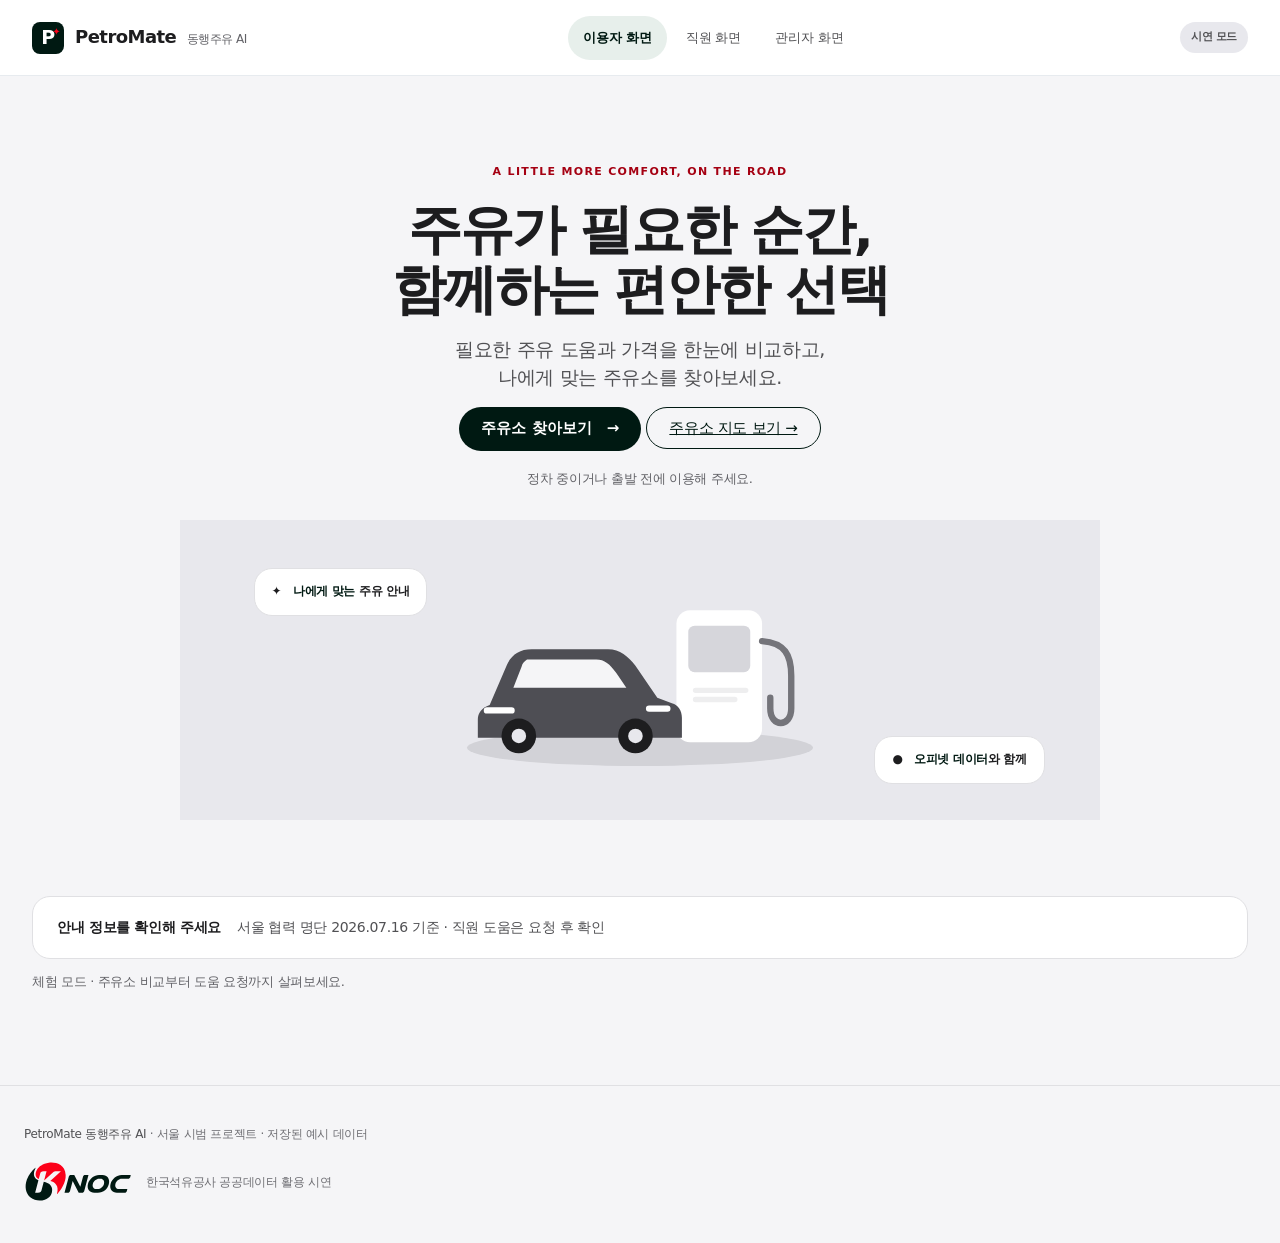
<file: index.html>
<!doctype html>
<html lang="ko"><head><meta charset="utf-8"><meta name="viewport" content="width=device-width,initial-scale=1"><title>PetroMate 동행주유 AI</title><link rel="stylesheet" href="style.css"><link rel="stylesheet" href="map.css"><link rel="stylesheet" href="design-theme.css?v=3"></head>
<body><header class="top"><a href="#" class="brand" id="home"><span class="mark">P<span>✦</span></span><span>PetroMate <small>동행주유 AI</small></span></a><nav aria-label="화면 전환"><button id="user-tab" class="tab active">이용자 화면</button><a class="tab" href="staff.html">직원 화면</a><button id="admin-tab" class="tab">관리자 화면</button></nav><span class="demo-tag">시연 모드</span></header>
<main id="app"></main><footer>PetroMate 동행주유 AI <span>· 서울 시범 프로젝트 · 저장된 예시 데이터</span><div class="knoc-credit"><img src="assets/knoc-wordmark.svg" alt="한국석유공사 KNOC"><span>한국석유공사 공공데이터 활용 시연</span></div></footer><script src="admin-data.js"></script><script src="review.js"></script><script src="app.js?v=4"></script></body></html>
</file>
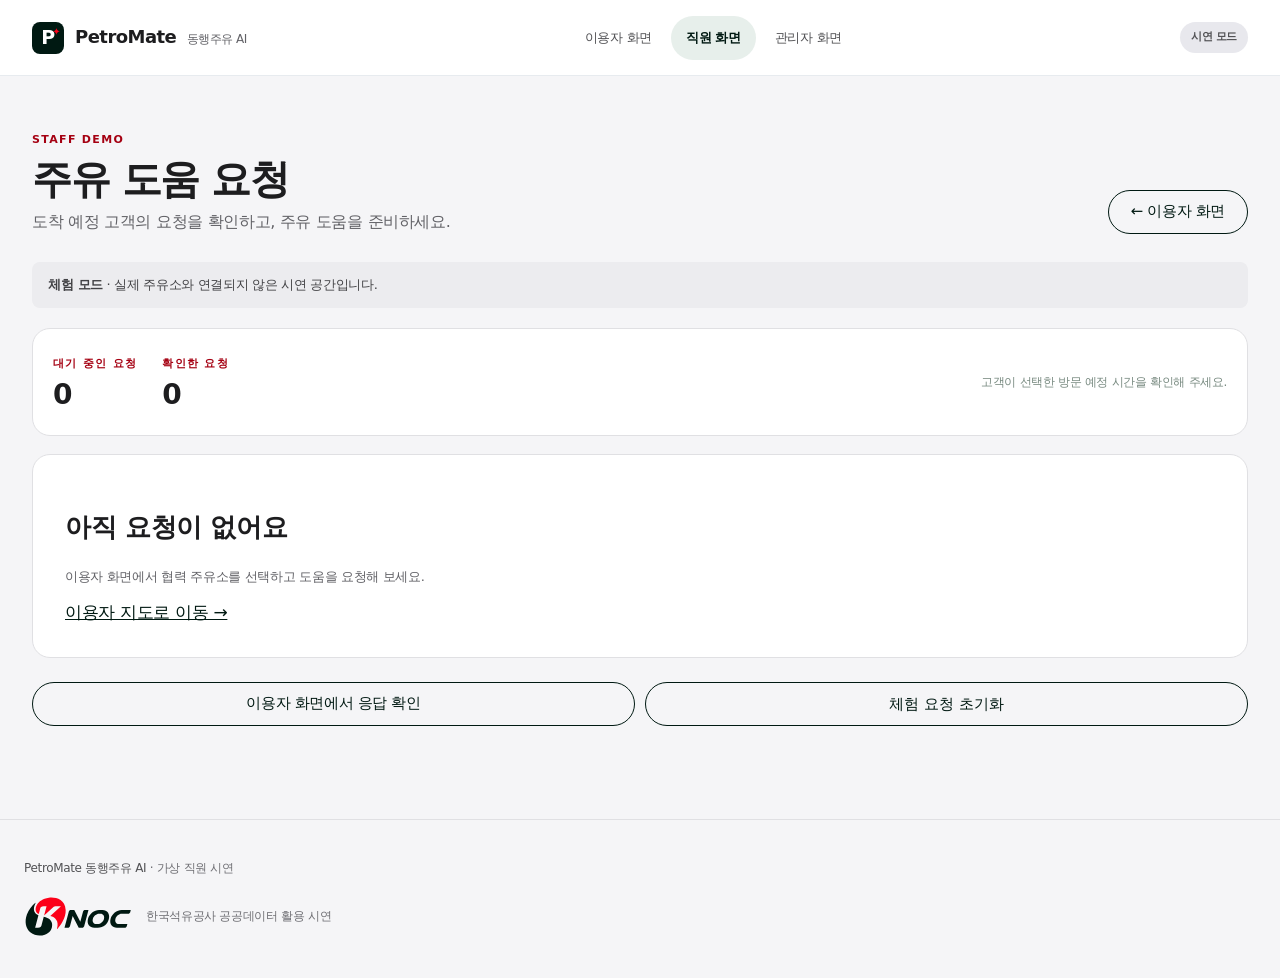
<file: staff.html>
<!doctype html>
<html lang="ko"><head><meta charset="utf-8"><meta name="viewport" content="width=device-width,initial-scale=1"><title>직원 화면 · PetroMate</title><link rel="stylesheet" href="style.css"><link rel="stylesheet" href="map.css"><link rel="stylesheet" href="design-theme.css?v=3"></head>
<body><header class="top"><a href="index.html" class="brand"><span class="mark">P<span>✦</span></span><span>PetroMate <small>동행주유 AI</small></span></a><nav aria-label="화면 전환"><a class="tab" href="index.html">이용자 화면</a><a class="tab active" href="staff.html">직원 화면</a><a class="tab" href="index.html#admin">관리자 화면</a></nav><span class="demo-tag">시연 모드</span></header>
<main class="map-main"><div class="sectionhead"><div><div class="eyebrow">STAFF DEMO</div><h1>주유 도움 요청</h1><p>도착 예정 고객의 요청을 확인하고, 주유 도움을 준비하세요.</p></div><a class="secondary" href="map.html" style="text-decoration:none">← 이용자 화면</a></div>
<div class="notice"><b>체험 모드</b> · 실제 주유소와 연결되지 않은 시연 공간입니다.</div><div class="staff-summary"><div><span class="eyebrow">대기 중인 요청</span><strong id="waiting">0</strong></div><div><span class="eyebrow">확인한 요청</span><strong id="answered">0</strong></div><p>고객이 선택한 방문 예정 시간을 확인해 주세요.</p></div><div id="staff-list" aria-live="polite"></div><div class="form-actions"><a class="secondary" href="map.html" style="text-align:center;text-decoration:none">이용자 화면에서 응답 확인</a><button class="secondary" id="clear">체험 요청 초기화</button></div><p id="staff-feedback" class="note" role="status"></p></main><footer>PetroMate 동행주유 AI <span>· 가상 직원 시연</span><div class="knoc-credit"><img src="assets/knoc-wordmark.svg" alt="한국석유공사 KNOC"><span>한국석유공사 공공데이터 활용 시연</span></div></footer><script src="requests.js"></script><script src="staff.js"></script></body></html>
</file>
<file: style.css>
@import url('https://fonts.googleapis.com/css2?family=DM+Sans:wght@500;600;700&family=Noto+Sans+KR:wght@400;500;600;700;800&display=swap');
:root{--ink:#183835;--muted:#71817d;--green:#106e61;--deep:#0d5149;--mint:#e9f5ef;--line:#e3ebe6;--bg:#f5f8f5;--amber:#996213}*{box-sizing:border-box}body{margin:0;background:var(--bg);font-family:'Noto Sans KR',sans-serif;color:var(--ink);font-size:14px}button,input,select,textarea{font:inherit}button{cursor:pointer}button:focus-visible,input:focus-visible,select:focus-visible,textarea:focus-visible{outline:3px solid #e9a73e;outline-offset:2px}.top{height:72px;background:#fff;border-bottom:1px solid var(--line);display:flex;align-items:center;padding:0 6%;gap:32px;position:sticky;top:0;z-index:3}.brand{text-decoration:none;color:var(--ink);display:flex;align-items:center;gap:11px;font-family:'DM Sans',sans-serif;font-size:18px;font-weight:700;white-space:nowrap}.brand small{font-family:'Noto Sans KR';font-size:12px;margin-left:5px}.mark{width:34px;height:34px;border-radius:11px;background:var(--green);color:#fff;display:grid;place-items:center;position:relative;font-size:20px}.mark span{position:absolute;font-size:10px;right:4px;top:3px;color:#bde5cf}nav{display:flex;gap:6px;margin:auto}.tab{border:0;background:transparent;color:#7a8c86;padding:10px 16px;border-radius:10px;font-weight:600}.tab.active{background:#e8f4ed;color:var(--green)}.demo-tag,.pill{display:inline-block;background:#edf5ed;border-radius:30px;color:var(--green);font-size:11px;font-weight:700;padding:7px 11px}.demo-tag{white-space:nowrap}main{max-width:1240px;margin:auto;padding:42px 28px 80px}.eyebrow{font-size:11px;letter-spacing:.16em;color:var(--green);font-weight:800}.hero{display:grid;grid-template-columns:1fr 1fr;align-items:center;min-height:440px;gap:40px}.hero h1{font-size:clamp(32px,4vw,51px);line-height:1.33;letter-spacing:-.06em;margin:18px 0}.hero h1 em{font-style:normal;color:var(--green)}.hero p{font-size:16px;color:#70847d;line-height:1.9}.primary,.secondary{border:0;border-radius:11px;padding:15px 22px;font-weight:700}.primary{background:var(--green);color:#fff}.primary:hover{background:var(--deep)}.secondary{background:#eff5f1;color:var(--green)}.wide{width:100%}.hero .primary{margin-top:15px}.visual{height:365px;border-radius:32px;background:#dcefe4;position:relative;overflow:hidden;display:grid;place-items:center}.visual svg{width:88%;max-width:440px}.float{position:absolute;background:#fff;border-radius:16px;padding:14px 17px;box-shadow:0 12px 32px #2a5a3d15;font-size:12px;font-weight:700}.float.one{left:8%;top:16%}.float.two{right:6%;bottom:12%}.float b{color:var(--green)}.ribbon{background:#fff;border:1px solid var(--line);border-radius:15px;display:flex;align-items:center;padding:18px 22px;gap:16px;margin-top:28px;color:#60756d}.ribbon strong{color:#315e4e;white-space:nowrap}.note{font-size:12px;line-height:1.7;color:#7d8e85}.notice{background:#fff8ed;color:#8c6629;padding:13px 16px;border-radius:10px;line-height:1.7;font-size:12px}.sectionhead{display:flex;justify-content:space-between;align-items:end;margin-bottom:24px;gap:12px}.sectionhead h1,.sectionhead h2{margin:5px 0;font-size:27px;letter-spacing:-.05em}.sectionhead p{margin:0;color:var(--muted)}.layout{display:grid;grid-template-columns:230px 1fr;gap:26px}.sidebar{background:#fff;border:1px solid var(--line);border-radius:18px;padding:12px;height:fit-content}.side-btn{width:100%;border:0;background:transparent;text-align:left;color:#70817b;padding:14px;border-radius:10px;font-weight:600}.side-btn.active{background:#e8f4ed;color:var(--green)}.panel{background:#fff;border:1px solid var(--line);border-radius:18px;padding:26px;box-shadow:0 8px 30px #224b3706}.formwrap{max-width:760px;margin:auto}.step{color:#a0b0a6;font-size:12px;font-weight:700}.step b{color:var(--green)}label{display:block;font-weight:700;margin:20px 0 8px}input,select,textarea{width:100%;border:1px solid #d8e5dc;background:#fff;color:var(--ink);padding:13px 14px;border-radius:10px}textarea{resize:vertical;min-height:85px}.grid2{display:grid;grid-template-columns:1fr 1fr;gap:16px}.help{font-size:12px;color:#899991;margin-top:6px;line-height:1.6}.form-actions{display:flex;gap:10px;margin-top:24px}.form-actions>*{flex:1}.summary{display:grid;grid-template-columns:1fr 1fr;gap:10px;margin:20px 0}.summary>div{background:#f6f9f6;border-radius:10px;padding:13px}.summary span{display:block;color:#899a90;font-size:11px;margin-bottom:5px}.result-grid{display:grid;grid-template-columns:1fr 1fr;gap:16px}.station{background:#fff;border:1px solid var(--line);border-radius:18px;padding:22px}.station h3{font-size:19px;margin:12px 0 3px}.station .addr{color:#8a9a91;font-size:12px}.price{font-size:27px;font-weight:800;color:var(--green);margin:17px 0 0;letter-spacing:-.04em}.price small{font-size:13px;font-weight:500}.data-line{display:flex;justify-content:space-between;padding:10px 0;border-bottom:1px solid #f0f4f1;font-size:12px;gap:12px}.data-line span{color:#91a097}.data-line strong{text-align:right}.card-actions{margin-top:18px}.ai-box{background:#eaf6f2;border:1px solid #d6ebe1;padding:20px;border-radius:14px;line-height:1.9;color:#315f54}.ai-box b{color:var(--green)}.back{border:0;background:none;color:#778d83;padding:0;margin-bottom:18px}.stats{display:grid;grid-template-columns:repeat(4,1fr);gap:14px;margin-bottom:18px}.stat{background:#fff;border:1px solid var(--line);border-radius:16px;padding:20px}.stat span{font-size:12px;color:#8a9b90}.stat strong{display:block;font-size:22px;margin-top:10px}.subgrid{display:grid;grid-template-columns:1.2fr 1fr;gap:16px}.list-row{padding:14px 0;border-bottom:1px solid #eef2ef;display:flex;justify-content:space-between;align-items:center;gap:12px}.list-row:last-child{border:0}.state{font-size:11px;border-radius:20px;background:#eaf5ee;color:#257b5e;padding:5px 9px;white-space:nowrap}.state.warn{background:#fff4e5;color:#a66b1b}.state.gray{background:#f0f3f1;color:#778780}.muted{color:#89998e;font-size:12px}.table-wrap{overflow-x:auto}table{width:100%;border-collapse:collapse;min-width:600px;text-align:left}th{color:#9bab9f;font-size:11px;font-weight:600}td,th{padding:15px 10px;border-bottom:1px solid #edf2ee}td{font-size:12px}.tagline{display:flex;align-items:center;gap:8px;color:#769087;font-size:12px}.dot{width:8px;height:8px;border-radius:50%;background:#51a984}.link{border:0;background:none;color:var(--green);font-weight:700;padding:6px}.error{color:#b34c31;font-size:12px;margin:8px 0}.split{display:grid;grid-template-columns:1fr 1fr;gap:15px}.info{background:#f7faf7;border-radius:12px;padding:18px}.info h4{margin:0 0 14px}footer{border-top:1px solid var(--line);padding:25px 6%;font-size:12px;color:#789087}footer span{font-weight:400;color:#a5b2aa}@media(max-width:800px){.top{padding:0 16px;gap:10px;height:64px}.brand small,.demo-tag{display:none}.brand{font-size:15px}nav{margin-left:auto;margin-right:0}.tab{padding:9px;font-size:11px}main{padding:26px 16px 55px}.hero{grid-template-columns:1fr;gap:15px}.hero h1{font-size:34px}.hero p{font-size:14px}.visual{height:245px}.visual svg{width:80%}.ribbon{align-items:flex-start;flex-direction:column;gap:5px}.layout{grid-template-columns:1fr}.sidebar{display:flex;overflow:auto;gap:3px}.side-btn{width:auto;white-space:nowrap;padding:10px 12px}.stats{grid-template-columns:1fr 1fr}.result-grid,.subgrid,.split{grid-template-columns:1fr}.panel{padding:20px}.sectionhead h1,.sectionhead h2{font-size:23px}}@media(max-width:460px){.grid2{grid-template-columns:1fr}.summary{grid-template-columns:1fr 1fr}.brand{font-size:0}.brand .mark{font-size:20px}.hero h1{font-size:30px}}
</file>
<file: map.css>
.map-main{max-width:1440px}.top nav a{text-decoration:none}.searchbar{display:flex;align-items:end;gap:18px;margin:20px 0 12px;flex-wrap:wrap}.searchbar label:not(.filter){margin:0 0 6px;font-size:12px}.searchbar select{min-width:170px}.search-actions{display:flex;gap:8px}.filter{margin:0 0 12px;display:flex;align-items:center;gap:8px;font-size:13px}.filter input{width:17px;height:17px}.map-status{color:#647e70;font-size:12px}.map-layout{display:grid;grid-template-columns:minmax(0,1.5fr) minmax(300px,1fr);gap:18px}.map-panel,.list-panel{background:#fff;border:1px solid var(--line);border-radius:18px;padding:16px;min-width:0}#map{width:100%;height:570px;border-radius:12px;background:#e4ede6}.map-legend{display:flex;gap:9px;align-items:center;flex-wrap:wrap;font-size:12px;color:#5d7266}.legend-icon{font-size:19px}.matched{color:#087c62}.unknown{color:#748c91}.origin{color:#d68735}.list-heading h2{margin:6px 0;font-size:21px}.station-list{max-height:500px;overflow:auto}.map-card{padding:15px 3px;border-bottom:1px solid var(--line)}.map-card h3{font-size:15px;margin:8px 0}.map-card-row{display:flex;justify-content:space-between;gap:12px;font-size:13px}.map-card-row strong{color:var(--green)}.map-card p{margin:7px 0}.map-card button{margin-top:5px}.marker-label{background:white;border:1px solid #d8e6dc;border-radius:20px;padding:3px 8px;font-size:11px;box-shadow:0 1px 5px #0002}.leaflet-popup-content{font-family:'Noto Sans KR',sans-serif;line-height:1.7}.map-failed{padding:40px;color:#8c6629}@media(max-width:850px){.map-layout{grid-template-columns:1fr}#map{height:400px}.station-list{max-height:none}.search-actions{flex-wrap:wrap}.top nav a{font-size:11px}}
.request-overview{margin:16px 0;padding:17px 20px;background:#fff;border:1px solid var(--line);border-radius:14px}.request-overview p{margin:7px 0}.request-actions{display:flex;gap:8px;flex-wrap:wrap}.request-dialog{border:0;border-radius:18px;padding:26px;width:min(520px,calc(100% - 32px));box-shadow:0 20px 70px #1239}.request-dialog::backdrop{background:#132e28a8}.request-dialog h2{margin-top:0}.request-dialog label{margin-top:16px}.request-dialog .consent{display:flex;gap:10px;font-size:13px;align-items:flex-start;line-height:1.6}.request-dialog .consent input{width:18px;height:18px;margin-top:2px}.staff-summary{display:flex;gap:25px;align-items:center;background:#fff;border:1px solid var(--line);border-radius:16px;padding:20px;margin:18px 0}.staff-summary strong{display:block;font-size:28px;color:var(--green)}.staff-summary p{margin-left:auto;color:#788a80;font-size:12px}.staff-card{background:#fff;border:1px solid var(--line);border-radius:16px;padding:22px;margin:14px 0}.staff-card-head{display:flex;align-items:start;justify-content:space-between;gap:14px}.staff-card-head h2{margin:10px 0 0;font-size:19px}@media(max-width:600px){.staff-summary{flex-wrap:wrap}.staff-summary p{width:100%;margin:0}.top nav{gap:0}.top nav a{padding:8px 5px}}
.keyword-field{border:0;padding:0;margin:18px 0}.keyword-field legend{font-weight:700;margin-bottom:8px}.keyword-field legend small{font-weight:400;color:#71817d}.keyword-grid{display:grid;grid-template-columns:1fr 1fr;gap:8px}.keyword-grid label{display:flex;gap:8px;align-items:center;border:1px solid #d8e5dc;border-radius:10px;padding:12px;margin:0;font-size:13px;font-weight:500;line-height:1.4}.keyword-grid input{width:17px;height:17px;flex:none}.keyword-grid label:has(input:checked){background:#e8f4ed;border-color:#106e61;color:#106e61}.request-dialog .ai-box{margin-top:16px;font-size:13px}.request-dialog{max-height:90vh;overflow:auto}@media(max-width:500px){.keyword-grid{grid-template-columns:1fr}}
.distance-control{min-width:225px;flex:1;max-width:330px}.distance-control label strong{color:var(--green);margin-left:8px}.distance-control input[type=range]{padding:0;margin:8px 0;accent-color:var(--green);cursor:pointer}.radius-scale{display:flex;justify-content:space-between;color:#71817d;font-size:11px;margin-bottom:10px}.distance-control select{padding:9px 12px}.distance-control label[for=distance-mode]{margin-top:6px}.map-card .request-actions{align-items:center}
</file>
<file: design-theme.css>
/* PetroMate — visual language adapted from the supplied design guide. */
.market-box{background:#f0f8f5;border:1px solid #cde7db;border-radius:12px;padding:18px 22px;margin:16px 0;color:#243b35}.market-box strong,.market-box b{font-weight:750}.market-box p{margin:9px 0}.market-box small{display:block;color:#60746d;font-size:13px}
:root {
  --ink:#1d1d1f; --muted:#626267; --green:#001912; --deep:#001912;
  --mint:#f5f5f7; --line:#e0e0e3; --bg:#f5f5f7; --amber:#6e5840;
  --action:#001912; --focus:#b90012; --surface:#ffffff; --soft:#f5f5f7;
  --dark:#272729; --caption:#626267;
}
body{font-family:Pretendard,-apple-system,BlinkMacSystemFont,'Segoe UI','Malgun Gothic',system-ui,sans-serif;font-size:17px;font-weight:400;line-height:1.47;letter-spacing:-.02em;color:var(--ink);background:var(--soft)}
button,input,select,textarea{font-family:inherit;font-weight:400}
button:focus-visible,a:focus-visible,input:focus-visible,select:focus-visible,textarea:focus-visible{outline:2px solid var(--focus);outline-offset:3px}
button:active,.primary:active,.secondary:active{transform:scale(.97)}
.top{min-height:76px;height:auto;padding:14px 32px;gap:24px;position:sticky;top:0;background:#fff;border-bottom:1px solid #e7ebef;z-index:1000}
.brand{font-family:inherit;color:var(--ink);font-size:18px;font-weight:600;letter-spacing:-.03em}
.brand small{font-family:inherit;font-size:12px;font-weight:400;color:var(--caption)}
.mark{width:32px;height:32px;border-radius:8px;background:var(--ink);color:#fff;font-size:19px}
.mark span{color:#fff}
.top nav{display:flex;gap:4px;justify-content:center;align-items:center}
.tab{min-height:44px;display:inline-flex;align-items:center;justify-content:center;padding:10px 15px;border-radius:999px;color:#515154;font-size:13px;font-weight:400;white-space:nowrap;text-decoration:none}
.tab.active,.side-btn.active{background:#e7efeb;color:#001912;font-weight:600}
.demo-tag,.pill{background:#e8e8ed;color:#515154;font-size:11px;font-weight:600}
main{max-width:1440px;padding:56px 32px 80px}
.eyebrow{color:var(--action);font-size:11px;font-weight:600;letter-spacing:.12em}
.hero{display:flex;flex-direction:column;text-align:center;justify-content:center;gap:32px;min-height:0;padding:32px 0 48px}
.hero h1{font-size:clamp(36px,4.2vw,56px);font-weight:600;line-height:1.12;letter-spacing:-.045em;margin:20px 0 14px}
.hero h1 em{color:inherit}
.hero p{font-size:19px;line-height:1.5;color:#515154;margin:0}
.hero .note{font-size:13px;color:var(--caption);margin-top:18px}
.visual{width:min(100%,920px);height:300px;border-radius:0;background:#e8e8ed}
.visual svg{max-width:410px}
.float{background:#fff;color:var(--ink);border:1px solid var(--line);box-shadow:none;border-radius:18px;font-size:12px;font-weight:600}
.float b{color:var(--action)}
.ribbon{background:#fff;border:1px solid var(--line);border-radius:18px;padding:20px 24px;color:#515154;font-size:14px}
.ribbon strong{color:var(--ink)}
.primary,.secondary{min-height:44px;border-radius:999px;padding:11px 22px;font-size:15px;font-weight:400;line-height:1.3}
.primary{background:var(--action);color:#fff}
.primary:hover{background:#183b30}
.secondary{background:transparent;color:var(--action);border:1px solid var(--action)}
.wide{width:100%}
.panel,.station,.stat,.sidebar,.map-panel,.list-panel,.staff-card,.staff-summary,.request-overview{background:#fff;border:1px solid var(--line);border-radius:18px;box-shadow:none}
.panel{padding:32px}
.note,.help,.muted{color:var(--caption);font-size:13px;line-height:1.55}
.notice{background:#ececef;color:#424245;border-radius:8px;font-size:13px;line-height:1.55}
.sectionhead{margin-bottom:28px}
.sectionhead h1,.sectionhead h2{font-size:clamp(28px,3.2vw,40px);font-weight:600;line-height:1.2;letter-spacing:-.035em;margin:7px 0}
.sectionhead p{font-size:16px;color:var(--caption);line-height:1.5}
.formwrap{max-width:760px}.step{font-weight:400;color:#6e6e73}.step b{color:var(--action);font-weight:600}
label{font-weight:600;font-size:14px}input,select,textarea{background:#fff;color:var(--ink);border:1px solid #c6c6ca;border-radius:8px;font-size:16px;min-height:44px}
input[type=checkbox],input[type=radio]{min-height:0;accent-color:var(--action)}
textarea{line-height:1.5}
.keyword-grid label{background:#fff;border:1px solid #c6c6ca;border-radius:999px;padding:12px 16px;min-height:48px;font-size:14px;font-weight:400}
.keyword-grid label:has(input:checked){background:#f4f8f6;border:2px solid var(--focus);color:#001912;padding:11px 15px}
.summary>div,.info{background:var(--soft);border-radius:8px}.summary span,.data-line span,.stat span{color:var(--caption);font-size:13px}
.sectionhead + .notice{margin-bottom:20px}
.price{font-size:30px;font-weight:600;color:var(--ink)}.price small{font-weight:400}
.station h3,.map-card h3{font-weight:600;color:var(--ink)}
.station .addr,.addr{color:var(--caption)}
.data-line{border-color:#ededf0;font-size:14px}.data-line strong{font-weight:600}
.ai-box{background:#f3f7f5;border:1px solid #d9e6df;color:#1d1d1f;border-radius:18px;line-height:1.55}.ai-box b{color:#001912;font-weight:600}
.back,.link,a{color:var(--action)}
.link{min-height:44px;font-weight:400;padding:8px}
.state{background:#e7efeb;color:#001912;font-size:12px;font-weight:600}.state.warn,.state.gray{background:#ececef;color:#515154}
.side-btn{font-size:14px;font-weight:400;color:#515154;min-height:44px}.stat strong{font-weight:600}
.table-wrap{border:1px solid #ededf0;border-radius:8px}th{color:#626267;font-weight:600}td,th{border-color:#ededf0;font-size:13px}
.error{color:#8b3030;font-size:13px}
.request-dialog{box-shadow:none;border:1px solid var(--line);border-radius:18px}.request-dialog::backdrop{background:rgba(0,0,0,.48)}
.searchbar{align-items:end;gap:20px;margin:24px 0 16px}.searchbar label:not(.filter){font-size:13px}.distance-control label strong{color:var(--action)}.distance-control input[type=range]{accent-color:var(--action);min-height:20px}.radius-scale{color:var(--caption)}
.filter{font-weight:400}.filter input{accent-color:var(--action)}
.map-panel,.list-panel{padding:16px}#map{background:#e8e8ed;border-radius:8px}.map-legend{color:#515154}.legend-icon.matched{color:#001912}.legend-icon.unknown{color:#85858a}.legend-icon.origin{color:#1d1d1f}
.map-card{padding:18px 4px;border-color:#ededf0}.map-card-row strong{color:var(--ink);font-weight:600}.map-status{color:var(--caption);font-size:13px}
.request-overview{padding:20px 24px}.staff-summary strong{color:var(--ink);font-weight:600}.staff-card-head h2{font-weight:600}
footer{background:var(--soft);border-top:1px solid var(--line);padding:40px max(24px,calc((100vw - 1376px)/2));color:#515154;font-size:12px}footer span{color:#6e6e73}
@media(max-width:833px){
  .top{padding:10px 16px;gap:12px;min-height:64px;flex-wrap:wrap}.brand{font-size:16px}.brand small,.demo-tag{display:none}
  .top nav{flex:1;justify-content:flex-end;overflow-x:auto;margin:0}.tab,.top nav a{padding:8px 10px;font-size:12px;min-height:44px}
  main{padding:40px 20px 64px}.hero{padding:24px 0 36px;gap:28px}.hero h1{font-size:40px}.hero p{font-size:17px}
  .visual{height:240px}.panel{padding:24px}.map-layout,.result-grid,.split,.subgrid{grid-template-columns:1fr}.layout{grid-template-columns:1fr}
  .sidebar{display:flex;gap:4px;overflow-x:auto}.side-btn{width:auto;white-space:nowrap}
}
@media(max-width:640px){
  .top{align-items:center}.brand{font-size:14px}.mark{width:30px;height:30px}.top nav{justify-content:flex-start}
  main{padding:32px 16px 56px}.hero h1{font-size:34px}.hero p{font-size:16px}.visual{height:210px}.visual svg{width:84%}
  .float{font-size:10px;padding:10px}.float.one{left:4%;top:10%}.float.two{right:4%;bottom:8%}
  .ribbon{align-items:flex-start;flex-direction:column;gap:6px}.ribbon strong{white-space:normal}.sectionhead h1{font-size:28px}
  .searchbar{align-items:stretch}.searchbar>div,.distance-control{width:100%;max-width:none}.search-actions{width:100%}.search-actions button{flex:1}
  .grid2,.result-grid,.split,.subgrid{grid-template-columns:1fr}.stats{grid-template-columns:1fr 1fr}#map{height:360px}
}
@media(max-width:419px){.hero h1{font-size:28px}.top{gap:6px}.top nav .tab{font-size:11px;padding-inline:7px}.brand{font-size:0}.mark{font-size:19px}}
@media(prefers-reduced-motion:reduce){*,*::before,*::after{scroll-behavior:auto!important;transition:none!important}button:active{transform:none}}

/* KNOC 색상에서 가져온 서비스 팔레트 */
:root{--knoc-red:#fc0019;--knoc-dark:#001912;--knoc-orange:#ff7f00}.mark{background:var(--knoc-dark)}.mark span{color:var(--knoc-red)}.primary{background:var(--knoc-dark);font-weight:650}.primary:hover{background:#183b30}.eyebrow{color:#a50012}.legend-icon.matched{color:#c40014}.knoc-credit{display:flex;align-items:center;gap:12px;margin-top:18px;color:#626267;font-size:12px}.knoc-credit img{display:block;width:110px;height:auto}.knoc-credit span{max-width:260px;line-height:1.4}
</file>
